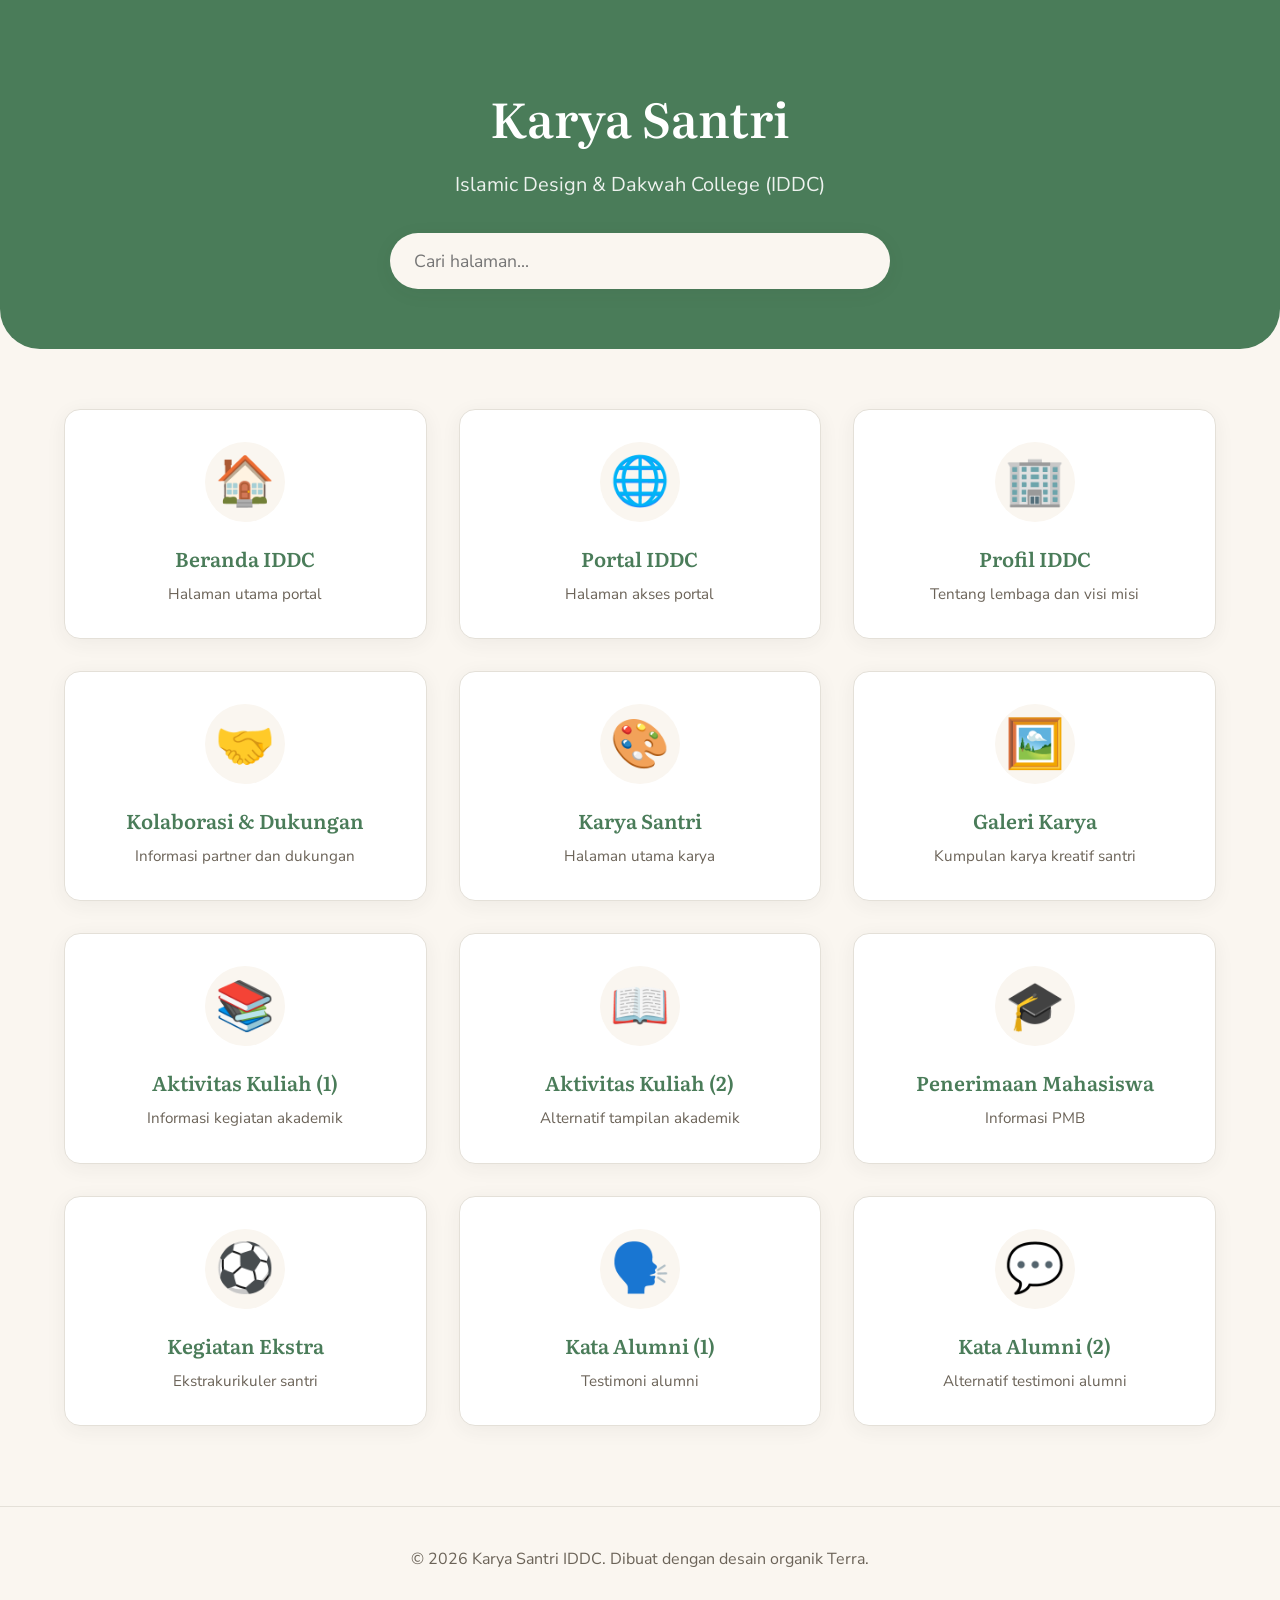
<file: index.html>
<!DOCTYPE html>
<html lang="id">
<head>
    <meta charset="UTF-8">
    <meta name="viewport" content="width=device-width, initial-scale=1.0">
    <title>Karya Santri - IDDC</title>
    <!-- Google Fonts: Literata & Nunito Sans -->
    <link rel="preconnect" href="https://fonts.googleapis.com">
    <link rel="preconnect" href="https://fonts.gstatic.com" crossorigin>
    <link href="https://fonts.googleapis.com/css2?family=Literata:ital,opsz,wght@0,7..72,200..900;1,7..72,200..900&family=Nunito+Sans:ital,opsz,wght@0,6..12,200..1000;1,6..12,200..1000&display=swap" rel="stylesheet">
    <link rel="stylesheet" href="styles.css">
</head>
<body>

    <header class="hero">
        <div class="container">
            <h1>Karya Santri</h1>
            <p>Islamic Design & Dakwah College (IDDC)</p>
            <div class="search-bar">
                <input type="text" id="searchInput" placeholder="Cari halaman...">
            </div>
        </div>
    </header>

    <main class="container">
        <div class="grid" id="screenGrid">
            <!-- Beranda & Utama -->
            <a href="beranda-iddc.html" class="card" data-title="Beranda IDDC">
                <div class="card-icon">🏠</div>
                <div class="card-content">
                    <h2>Beranda IDDC</h2>
                    <p>Halaman utama portal</p>
                </div>
            </a>
            
            <a href="portal-iddc.html" class="card" data-title="Portal IDDC">
                <div class="card-icon">🌐</div>
                <div class="card-content">
                    <h2>Portal IDDC</h2>
                    <p>Halaman akses portal</p>
                </div>
            </a>

            <!-- Profil & Dukungan -->
            <a href="profil-iddc.html" class="card" data-title="Profil IDDC">
                <div class="card-icon">🏢</div>
                <div class="card-content">
                    <h2>Profil IDDC</h2>
                    <p>Tentang lembaga dan visi misi</p>
                </div>
            </a>

            <a href="kolaborasi-dukungan.html" class="card" data-title="Kolaborasi & Dukungan">
                <div class="card-icon">🤝</div>
                <div class="card-content">
                    <h2>Kolaborasi & Dukungan</h2>
                    <p>Informasi partner dan dukungan</p>
                </div>
            </a>

            <!-- Karya & Galeri -->
            <a href="karya-santri.html" class="card" data-title="Karya Santri">
                <div class="card-icon">🎨</div>
                <div class="card-content">
                    <h2>Karya Santri</h2>
                    <p>Halaman utama karya</p>
                </div>
            </a>

            <a href="galeri-karya-santri.html" class="card" data-title="Galeri Karya">
                <div class="card-icon">🖼️</div>
                <div class="card-content">
                    <h2>Galeri Karya</h2>
                    <p>Kumpulan karya kreatif santri</p>
                </div>
            </a>

            <!-- Akademik & Mahasiswa -->
            <a href="aktivitas-kuliah-1.html" class="card" data-title="Aktivitas Kuliah 1">
                <div class="card-icon">📚</div>
                <div class="card-content">
                    <h2>Aktivitas Kuliah (1)</h2>
                    <p>Informasi kegiatan akademik</p>
                </div>
            </a>

            <a href="aktivitas-kuliah-2.html" class="card" data-title="Aktivitas Kuliah 2">
                <div class="card-icon">📖</div>
                <div class="card-content">
                    <h2>Aktivitas Kuliah (2)</h2>
                    <p>Alternatif tampilan akademik</p>
                </div>
            </a>

            <a href="penerimaan-mahasiswa.html" class="card" data-title="Penerimaan Mahasiswa">
                <div class="card-icon">🎓</div>
                <div class="card-content">
                    <h2>Penerimaan Mahasiswa</h2>
                    <p>Informasi PMB</p>
                </div>
            </a>

            <a href="kegiatan-ekstra.html" class="card" data-title="Kegiatan Ekstra">
                <div class="card-icon">⚽</div>
                <div class="card-content">
                    <h2>Kegiatan Ekstra</h2>
                    <p>Ekstrakurikuler santri</p>
                </div>
            </a>

            <!-- Alumni -->
            <a href="kata-alumni-1.html" class="card" data-title="Kata Alumni 1">
                <div class="card-icon">🗣️</div>
                <div class="card-content">
                    <h2>Kata Alumni (1)</h2>
                    <p>Testimoni alumni</p>
                </div>
            </a>

            <a href="kata-alumni-2.html" class="card" data-title="Kata Alumni 2">
                <div class="card-icon">💬</div>
                <div class="card-content">
                    <h2>Kata Alumni (2)</h2>
                    <p>Alternatif testimoni alumni</p>
                </div>
            </a>

        </div>
    </main>

    <footer>
        <div class="container">
            <p>&copy; 2026 Karya Santri IDDC. Dibuat dengan desain organik Terra.</p>
        </div>
    </footer>

    <script src="script.js"></script>
</body>
</html>
</file>
<file: styles.css>
:root {
    --primary: #4a7c59;
    --primary-hover: #3b6347;
    --background: #faf6f0;
    --surface: #ffffff;
    --text-main: #2e3230;
    --text-muted: #6b6358;
    --border: #e4e0d8;
    --shadow: 0 4px 20px rgba(46, 50, 48, 0.06);
    --radius: 16px;
    
    --font-heading: 'Literata', serif;
    --font-body: 'Nunito Sans', sans-serif;
}

* {
    box-sizing: border-box;
    margin: 0;
    padding: 0;
}

body {
    font-family: var(--font-body);
    background-color: var(--background);
    color: var(--text-main);
    line-height: 1.6;
}

h1, h2, h3 {
    font-family: var(--font-heading);
    font-weight: 600;
}

.container {
    max-width: 1200px;
    margin: 0 auto;
    padding: 0 24px;
}

/* Header */
.hero {
    background-color: var(--primary);
    color: white;
    padding: 80px 0 60px;
    text-align: center;
    border-bottom-left-radius: 40px;
    border-bottom-right-radius: 40px;
    margin-bottom: 60px;
}

.hero h1 {
    font-size: 3rem;
    margin-bottom: 12px;
}

.hero p {
    font-size: 1.25rem;
    opacity: 0.9;
    margin-bottom: 32px;
}

.search-bar {
    max-width: 500px;
    margin: 0 auto;
}

.search-bar input {
    width: 100%;
    padding: 16px 24px;
    border: none;
    border-radius: 30px;
    font-family: var(--font-body);
    font-size: 1.1rem;
    color: var(--text-main);
    background-color: var(--background);
    box-shadow: var(--shadow);
    transition: all 0.3s ease;
}

.search-bar input:focus {
    outline: none;
    box-shadow: 0 8px 30px rgba(0,0,0,0.15);
    transform: translateY(-2px);
}

/* Grid Layout */
.grid {
    display: grid;
    grid-template-columns: repeat(auto-fill, minmax(280px, 1fr));
    gap: 32px;
    padding-bottom: 80px;
}

/* Cards */
.card {
    background-color: var(--surface);
    border-radius: var(--radius);
    padding: 32px 24px;
    text-decoration: none;
    color: var(--text-main);
    box-shadow: var(--shadow);
    display: flex;
    flex-direction: column;
    align-items: center;
    text-align: center;
    transition: all 0.4s cubic-bezier(0.175, 0.885, 0.32, 1.275);
    border: 1px solid var(--border);
}

.card:hover {
    transform: translateY(-8px);
    box-shadow: 0 12px 30px rgba(46, 50, 48, 0.1);
    border-color: var(--primary);
}

.card-icon {
    font-size: 3rem;
    margin-bottom: 20px;
    background-color: var(--background);
    width: 80px;
    height: 80px;
    display: flex;
    align-items: center;
    justify-content: center;
    border-radius: 50%;
}

.card-content h2 {
    font-size: 1.25rem;
    margin-bottom: 8px;
    color: var(--primary);
}

.card-content p {
    color: var(--text-muted);
    font-size: 0.95rem;
}

/* Footer */
footer {
    text-align: center;
    padding: 40px 0;
    color: var(--text-muted);
    border-top: 1px solid var(--border);
    margin-top: auto;
}

/* Animations */
@keyframes fadeIn {
    from { opacity: 0; transform: translateY(20px); }
    to { opacity: 1; transform: translateY(0); }
}

.card {
    animation: fadeIn 0.6s ease forwards;
    opacity: 0;
}

/* Stagger card animations */
.card:nth-child(1) { animation-delay: 0.1s; }
.card:nth-child(2) { animation-delay: 0.15s; }
.card:nth-child(3) { animation-delay: 0.2s; }
.card:nth-child(4) { animation-delay: 0.25s; }
.card:nth-child(5) { animation-delay: 0.3s; }
.card:nth-child(6) { animation-delay: 0.35s; }
.card:nth-child(7) { animation-delay: 0.4s; }
.card:nth-child(8) { animation-delay: 0.45s; }
.card:nth-child(9) { animation-delay: 0.5s; }
.card:nth-child(10) { animation-delay: 0.55s; }
.card:nth-child(11) { animation-delay: 0.6s; }
.card:nth-child(12) { animation-delay: 0.65s; }
</file>
